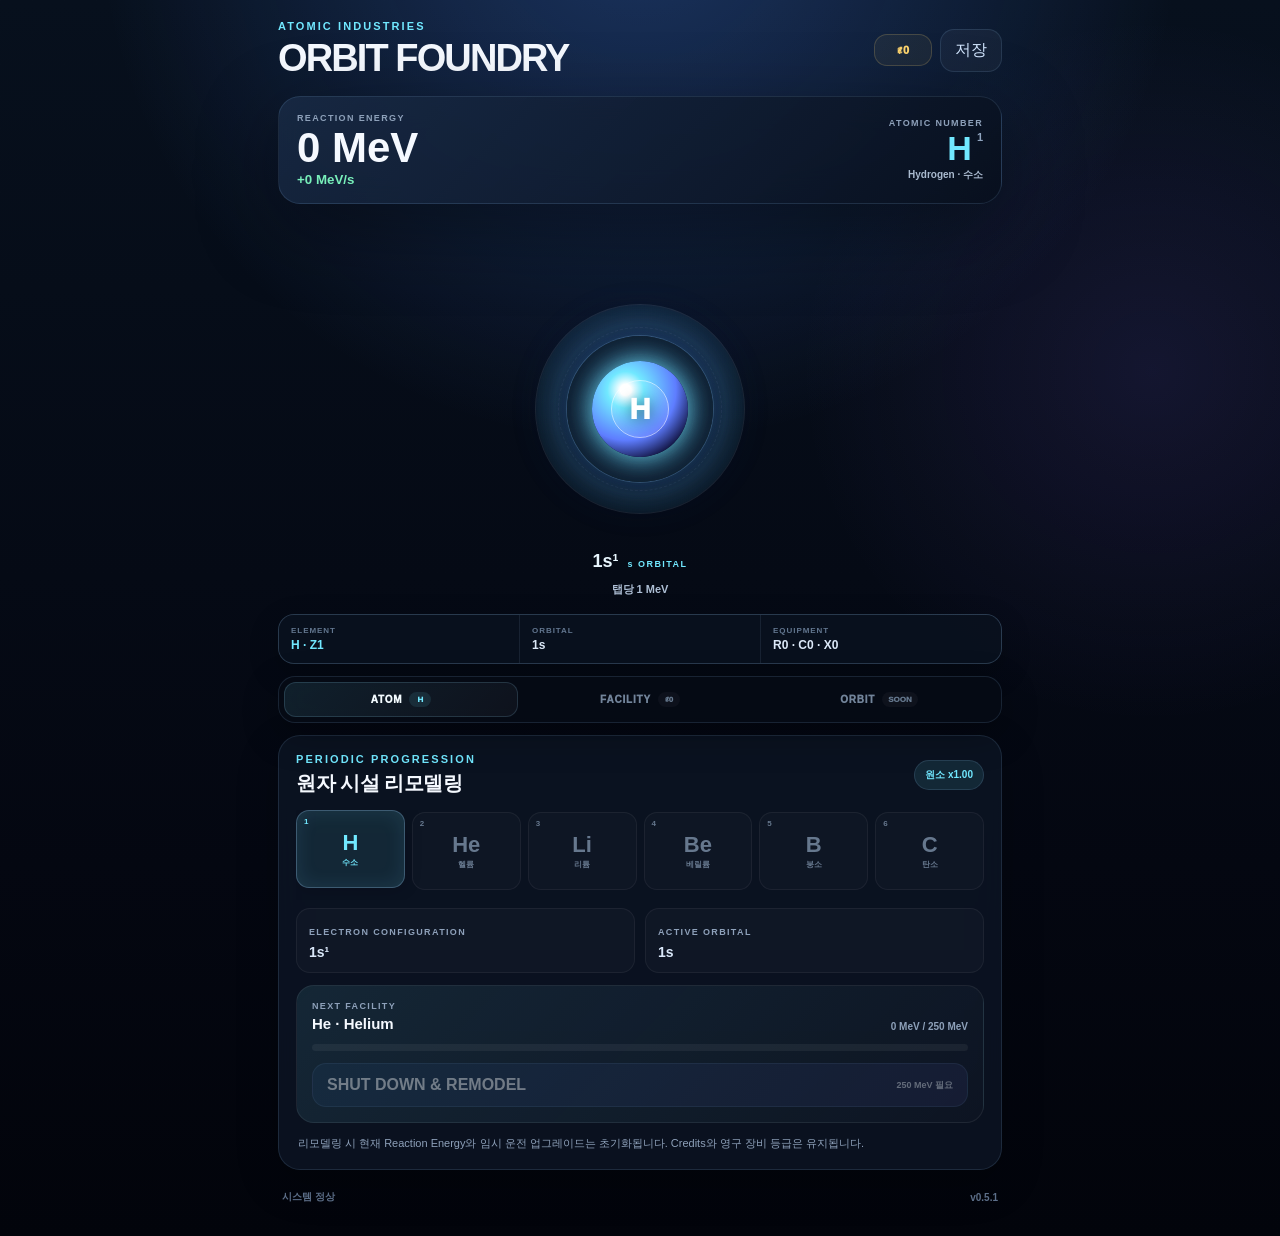
<file: index.html>
<!doctype html>
<html lang="ko">
<head>
  <meta charset="utf-8" />
  <meta name="viewport" content="width=device-width, initial-scale=1, viewport-fit=cover, user-scalable=no" />
  <meta name="theme-color" content="#070b16" />
  <title>Orbit Foundry</title>
  <link rel="stylesheet" href="style.css?v=0.5.1" />
</head>
<body data-atomic="1" data-orbital="1s" data-market="locked">
  <main class="app-shell">
    <header class="topbar">
      <div>
        <p class="eyebrow">ATOMIC INDUSTRIES</p>
        <h1>ORBIT FOUNDRY</h1>
      </div>
      <div class="top-actions">
        <span id="creditsTop" class="credit-chip">₡ 0</span>
        <button id="saveButton" class="ghost-button" type="button">저장</button>
      </div>
    </header>

    <section class="stats-card" aria-label="자원 현황">
      <div class="resource-block">
        <span class="label">REACTION ENERGY</span>
        <strong id="energyValue">0 MeV</strong>
        <small id="perSecondValue">+0 MeV/s</small>
      </div>
      <div class="resource-block compact element-stat">
        <span class="label">ATOMIC NUMBER</span>
        <div class="element-id"><strong id="elementSymbol">H</strong><span id="atomicNumberValue">1</span></div>
        <small id="elementName">Hydrogen · 수소</small>
      </div>
    </section>

    <section class="reactor-section" aria-label="원자 오비탈 반응로">
      <div class="equipment-visual" aria-hidden="true">
        <span class="equipment-ring ring-a"></span>
        <span class="equipment-ring ring-b"></span>
        <span class="equipment-node node-a"></span>
        <span class="equipment-node node-b"></span>
        <span class="equipment-node node-c"></span>
      </div>

      <div class="atom-visual" id="atomVisual" aria-hidden="true">
        <div class="s-cloud s-cloud-2"></div>
        <div class="p-orbital p-x"><i></i><i></i></div>
        <div class="p-orbital p-y"><i></i><i></i></div>
        <div class="s-cloud s-cloud-1"></div>
      </div>

      <button id="reactorButton" class="reactor" type="button" aria-label="원자 반응로 가동">
        <span class="reactor-glow"></span>
        <span class="nucleus-ring"></span>
        <span class="reactor-label" id="reactorSymbol">H</span>
      </button>

      <div class="orbital-caption">
        <strong id="electronConfig">1s¹</strong>
        <span id="orbitalFamily">s ORBITAL</span>
      </div>
      <p id="tapValue" class="tap-value">탭당 +1 MeV</p>
      <div id="floatingLayer" class="floating-layer" aria-hidden="true"></div>
    </section>

    <section class="progress-ribbon" aria-label="현재 성장 계층">
      <div><span>ELEMENT</span><strong id="ribbonElement">H · Z1</strong></div>
      <div><span>ORBITAL</span><strong id="ribbonOrbital">1s</strong></div>
      <div><span>EQUIPMENT</span><strong id="ribbonEquipment">R0 · C0 · X0</strong></div>
    </section>

    <nav class="section-tabs" aria-label="게임 시스템">
      <button class="section-tab active" type="button" data-tab="atom" aria-selected="true">
        <span>ATOM</span><small id="atomTabBadge">H</small>
      </button>
      <button class="section-tab" type="button" data-tab="facility" aria-selected="false">
        <span>FACILITY</span><small id="facilityTabBadge">₡0</small>
      </button>
      <button class="section-tab" type="button" data-tab="orbit" aria-selected="false">
        <span>ORBIT</span><small>SOON</small>
      </button>
    </nav>

    <div class="tab-stack">
      <section class="tab-panel" data-panel="atom">
        <div class="panel atomic-panel">
          <div class="panel-heading">
            <div>
              <p class="eyebrow">PERIODIC PROGRESSION</p>
              <h2>원자 시설 리모델링</h2>
            </div>
            <span id="atomicMultiplier" class="pill">원소 x1.00</span>
          </div>

          <div class="element-strip" id="elementStrip" aria-label="현재 구현 원소">
            <div class="element-cell active" data-element-index="0"><small>1</small><strong>H</strong><span>수소</span></div>
            <div class="element-cell" data-element-index="1"><small>2</small><strong>He</strong><span>헬륨</span></div>
            <div class="element-cell" data-element-index="2"><small>3</small><strong>Li</strong><span>리튬</span></div>
            <div class="element-cell" data-element-index="3"><small>4</small><strong>Be</strong><span>베릴륨</span></div>
            <div class="element-cell" data-element-index="4"><small>5</small><strong>B</strong><span>붕소</span></div>
            <div class="element-cell" data-element-index="5"><small>6</small><strong>C</strong><span>탄소</span></div>
          </div>

          <div class="configuration-card">
            <div>
              <span class="label">ELECTRON CONFIGURATION</span>
              <strong id="configurationDetail">1s¹</strong>
            </div>
            <div>
              <span class="label">ACTIVE ORBITAL</span>
              <strong id="activeOrbital">1s</strong>
            </div>
          </div>

          <div class="synthesis-card">
            <div class="synthesis-copy">
              <span class="label">NEXT FACILITY</span>
              <strong id="nextElementName">He · Helium</strong>
              <small id="synthesisRequirementText">0 / 250 MeV</small>
            </div>
            <div class="synthesis-progress" aria-hidden="true"><span id="synthesisProgressBar"></span></div>
            <button id="synthesizeButton" class="synthesis-button" type="button" disabled>
              <span>SHUT DOWN & REMODEL</span>
              <small id="synthesisButtonHint">250 MeV 필요</small>
            </button>
          </div>

          <p class="remodel-note">리모델링 시 현재 Reaction Energy와 임시 운전 업그레이드는 초기화됩니다. Credits와 영구 장비 등급은 유지됩니다.</p>
        </div>
      </section>

      <section class="tab-panel hidden" data-panel="facility">
        <div class="panel facility-panel">
          <div class="panel-heading">
            <div>
              <p class="eyebrow">ENERGY ROUTING</p>
              <h2>에너지 배분</h2>
            </div>
            <span id="creditsBalance" class="pill credit-pill">₡ 0</span>
          </div>

          <div id="marketLocked" class="market-lock">
            <strong>Li 시설에서 전력 판매망이 해금됩니다.</strong>
            <span>H → He 구간은 장비 운용과 리모델링을 배우는 튜토리얼입니다.</span>
          </div>

          <div id="marketControls" class="market-controls hidden">
            <div class="routing-head">
              <div><span class="label">REMODEL</span><strong id="researchShare">100%</strong></div>
              <div class="routing-center"><span>ENERGY FLOW</span><strong id="sellShareLabel">0% SALE</strong></div>
              <div><span class="label">GRID</span><strong id="gridShare">0%</strong></div>
            </div>
            <input id="sellRatio" class="routing-slider" type="range" min="0" max="80" step="10" value="0" aria-label="전력 판매 비율" />
            <div class="routing-stats">
              <div><span>축적</span><strong id="keptPerSecond">0 MeV/s</strong></div>
              <div><span>판매</span><strong id="soldPerSecond">0 MeV/s</strong></div>
              <div><span>수익</span><strong id="creditsPerSecond">₡ 0/s</strong></div>
            </div>
          </div>
        </div>

        <div class="panel permanent-panel">
          <div class="panel-heading">
            <div>
              <p class="eyebrow">PERMANENT EQUIPMENT</p>
              <h2>영구 장비 등급</h2>
            </div>
            <span class="pill">REMODEL SAFE</span>
          </div>
          <p class="panel-intro">Credits로 업그레이드합니다. 원소 시설을 리모델링해도 장비 등급은 유지됩니다.</p>

          <button id="buyReactorGrade" class="upgrade-card permanent-upgrade" type="button">
            <div class="upgrade-icon">R</div>
            <div class="upgrade-copy"><strong>Reactor Grade <b id="reactorGradeLevel">G0</b></strong><span>모든 수동·자동 Reaction Energy 생산량 증가</span></div>
            <div class="upgrade-price"><span id="reactorGradeBonus">x1.00</span><strong id="reactorGradeCost">₡ 3,000</strong></div>
          </button>

          <button id="buyCollectorGrade" class="upgrade-card permanent-upgrade" type="button">
            <div class="upgrade-icon">C</div>
            <div class="upgrade-copy"><strong>Collector Grade <b id="collectorGradeLevel">G0</b></strong><span>입자 수집기의 자동 생산 효율 증가</span></div>
            <div class="upgrade-price"><span id="collectorGradeBonus">x1.00</span><strong id="collectorGradeCost">₡ 6,000</strong></div>
          </button>

          <button id="buyConverterGrade" class="upgrade-card permanent-upgrade" type="button">
            <div class="upgrade-icon">X</div>
            <div class="upgrade-copy"><strong>Converter Grade <b id="converterGradeLevel">G0</b></strong><span>판매 에너지를 Credits로 변환하는 효율 증가</span></div>
            <div class="upgrade-price"><span id="converterGradeBonus">x1.00</span><strong id="converterGradeCost">₡ 12,000</strong></div>
          </button>
        </div>

        <div class="panel local-panel">
          <div class="panel-heading">
            <div>
              <p class="eyebrow">CURRENT FACILITY</p>
              <h2>임시 운전 설비</h2>
            </div>
            <span id="generatorCount" class="pill">0 units</span>
          </div>
          <p class="panel-intro">현재 원소에 맞춘 운전 세팅입니다. 다음 원소 리모델링 시 초기화됩니다.</p>

          <button id="buyGenerator" class="upgrade-card" type="button">
            <div class="upgrade-icon">P</div>
            <div class="upgrade-copy"><strong>입자 수집기</strong><span>Reaction Energy를 초당 자동 생산합니다.</span></div>
            <div class="upgrade-price"><span id="generatorPower">+1 MeV/s</span><strong id="generatorCost">45 MeV</strong></div>
          </button>

          <button id="buyTapUpgrade" class="upgrade-card" type="button">
            <div class="upgrade-icon">T</div>
            <div class="upgrade-copy"><strong>반응 펄스 조정</strong><span>탭 1회의 기본 반응 에너지 발생량을 증가시킵니다.</span></div>
            <div class="upgrade-price"><span id="tapUpgradePower">+1 MeV</span><strong id="tapUpgradeCost">30 MeV</strong></div>
          </button>

          <button id="buyGeneratorUpgrade" class="upgrade-card" type="button">
            <div class="upgrade-icon">A</div>
            <div class="upgrade-copy"><strong>자동 운전 제어</strong><span>현재 시설의 모든 입자 수집기 생산을 강화합니다.</span></div>
            <div class="upgrade-price"><span id="generatorMultiplier">x1.00</span><strong id="generatorUpgradeCost">250 MeV</strong></div>
          </button>
        </div>
      </section>

      <section class="tab-panel hidden" data-panel="orbit">
        <div class="panel macro-panel">
          <div class="panel-heading">
            <div>
              <p class="eyebrow">MACRO PRESTIGE</p>
              <h2>우주 궤도 이전</h2>
            </div>
            <span class="pill">FUTURE</span>
          </div>
          <div class="prestige-layers" aria-label="장기 성장 계층">
            <div class="prestige-layer complete"><span>01</span><div><strong>Atomic Facilities</strong><small>원소별 장비 리모델링</small></div></div>
            <div class="prestige-link"></div>
            <div class="prestige-layer active"><span>02</span><div><strong>s / p / d / f Orbital</strong><small>전자 구조에 따른 비주얼·시스템 확장</small></div></div>
            <div class="prestige-link"></div>
            <div class="prestige-layer locked"><span>03</span><div><strong>Space Orbit</strong><small>LEO → MEO → GEO → LUNAR</small></div></div>
          </div>
          <div class="orbit-gate">
            <span class="label">CURRENT PROTOTYPE</span>
            <strong>H → C까지만 구현</strong>
            <small>주기율표 진행이 확장된 뒤 상위 우주 궤도 시스템을 다시 연결합니다.</small>
          </div>
        </div>
      </section>
    </div>

    <footer>
      <span id="statusText">시스템 정상</span>
      <span>v0.5.1</span>
    </footer>
  </main>

  <div id="offlineModal" class="modal hidden" role="dialog" aria-modal="true" aria-labelledby="offlineTitle">
    <div class="modal-card">
      <p class="eyebrow">WELCOME BACK</p>
      <h2 id="offlineTitle">오프라인 운전 완료</h2>
      <p id="offlineText">자리를 비운 동안 시설을 운전했습니다.</p>
      <button id="offlineClose" class="primary-button" type="button">확인</button>
    </div>
  </div>

  <div id="synthesisModal" class="modal hidden" role="dialog" aria-modal="true" aria-labelledby="synthesisTitle">
    <div class="modal-card">
      <p class="eyebrow">FACILITY REMODEL</p>
      <h2 id="synthesisTitle">장비 정지 및 리모델링</h2>
      <p id="synthesisModalText">현재 시설을 안전 정지하고 다음 원자에 맞춰 챔버와 운전계를 재구성합니다.</p>
      <div class="atomic-transition">
        <div><span>현재 시설</span><strong id="synthesisFrom">H · Z1</strong></div>
        <span class="transition-arrow">→</span>
        <div><span>다음 시설</span><strong id="synthesisTo">He · Z2</strong></div>
      </div>
      <p id="synthesisBonusText" class="bonus-text">Credits와 영구 장비는 유지됩니다.</p>
      <div class="modal-actions">
        <button id="synthesisCancel" class="secondary-button" type="button">취소</button>
        <button id="synthesisConfirm" class="primary-button no-margin" type="button">정지 후 리모델링</button>
      </div>
    </div>
  </div>

  <div id="discoveryModal" class="modal hidden" role="dialog" aria-modal="true" aria-labelledby="discoveryTitle">
    <div class="modal-card discovery-card">
      <p class="eyebrow">SYSTEM DISCOVERED</p>
      <div id="discoveryGlyph" class="discovery-glyph">2s</div>
      <h2 id="discoveryTitle">새 시스템 해금</h2>
      <p id="discoveryText">새로운 운전 시스템이 열렸습니다.</p>
      <button id="discoveryClose" class="primary-button" type="button">계속</button>
    </div>
  </div>

  <script src="game.js?v=0.5.1"></script>
</body>
</html>
</file>
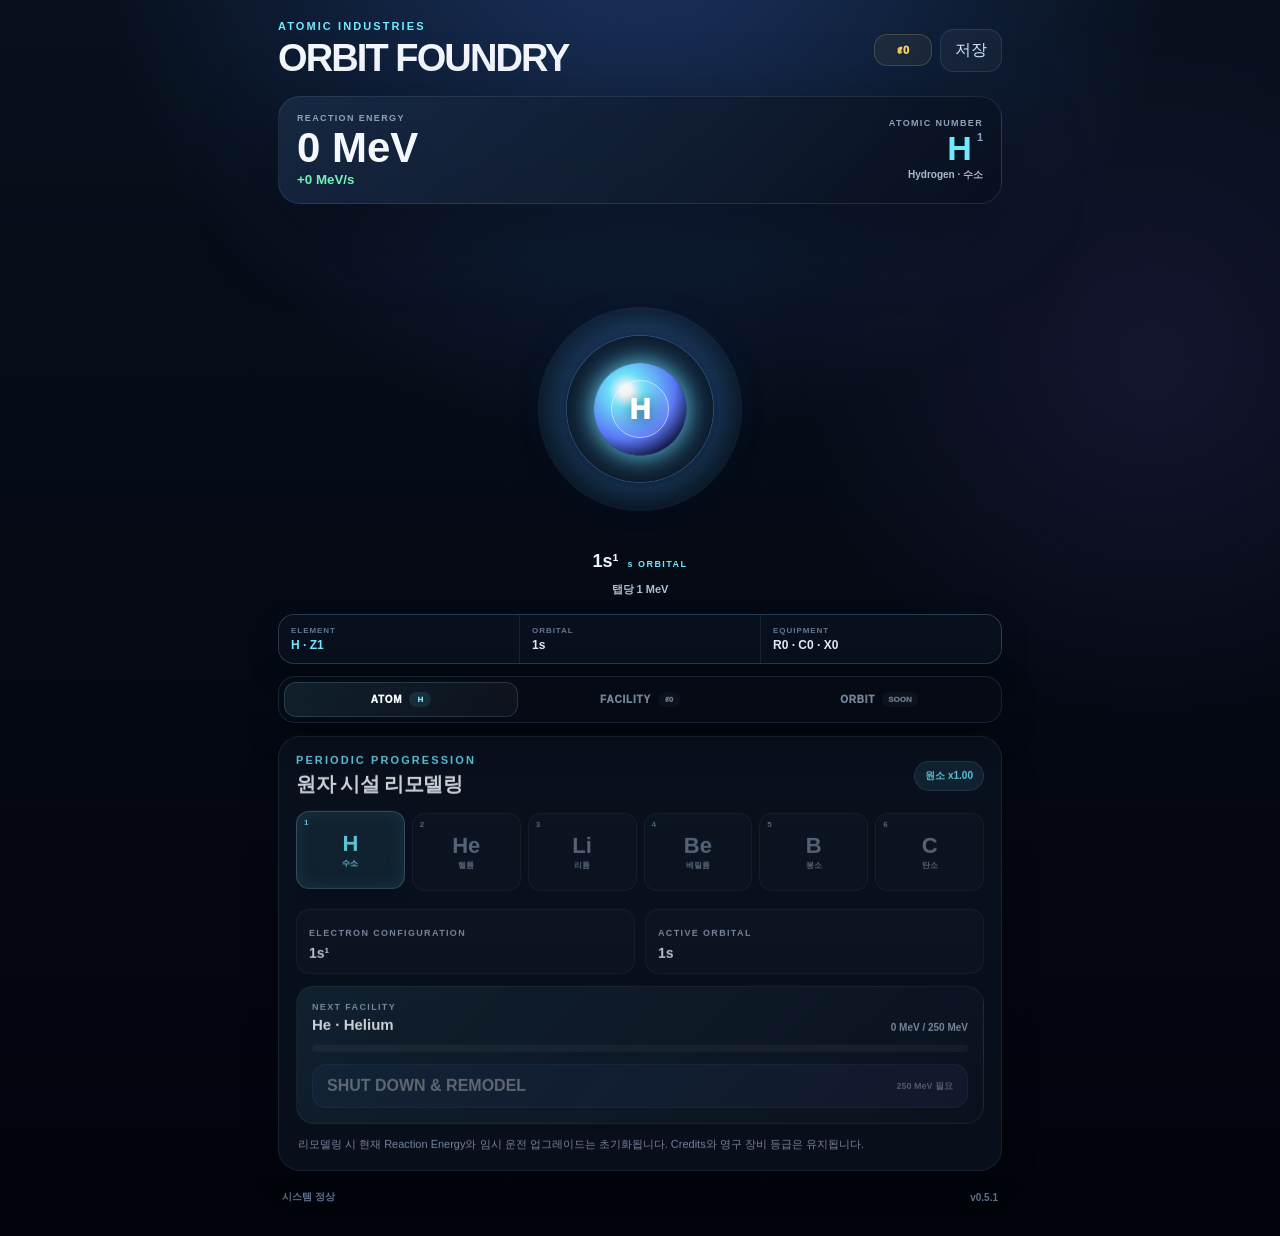
<file: reset.html>
<!doctype html>
<html lang="ko">
<head>
  <meta charset="utf-8" />
  <meta name="viewport" content="width=device-width, initial-scale=1, viewport-fit=cover" />
  <meta name="theme-color" content="#070b16" />
  <title>Orbit Foundry Reset</title>
  <style>
    :root { color-scheme: dark; }
    * { box-sizing: border-box; }
    body {
      margin: 0;
      min-height: 100vh;
      display: grid;
      place-items: center;
      padding: 24px;
      color: #f5f9ff;
      font-family: -apple-system, BlinkMacSystemFont, "Segoe UI", sans-serif;
      background: radial-gradient(circle at 50% 20%, rgba(91,126,255,.22), transparent 26rem), #040711;
    }
    main {
      width: min(100%, 440px);
      padding: 26px;
      border: 1px solid rgba(157,205,255,.16);
      border-radius: 24px;
      background: rgba(12,20,36,.92);
      text-align: center;
    }
    .eyebrow { color: #71e8ff; font-size: 11px; font-weight: 900; letter-spacing: .16em; }
    h1 { margin: 8px 0 12px; font-size: 26px; }
    p { margin: 0; color: #9eb0c7; line-height: 1.55; }
    strong { color: #fff; }
    .done { margin-top: 18px; color: #78efba; font-weight: 800; }
  </style>
</head>
<body>
  <main>
    <div class="eyebrow">LOCAL SAVE RESET</div>
    <h1>Orbit Foundry 초기화</h1>
    <p id="message">이 기기의 로컬 저장 데이터를 초기화하고 있습니다.</p>
    <p class="done" id="status">RESETTING…</p>
  </main>
  <script>
    (() => {
      try {
        localStorage.removeItem("orbit-foundry-save-v1");
        const extraKeys = [];
        for (let i = 0; i < localStorage.length; i += 1) {
          const key = localStorage.key(i);
          if (key && key.startsWith("orbit-foundry-save-") && key !== "orbit-foundry-save-v1") extraKeys.push(key);
        }
        extraKeys.forEach((key) => localStorage.removeItem(key));
        document.getElementById("status").textContent = "RESET COMPLETE";
        document.getElementById("message").innerHTML = "저장 데이터가 삭제되었습니다. <strong>수소부터 새 게임으로 시작합니다.</strong>";
      } catch (error) {
        document.getElementById("status").textContent = "RESET FAILED";
        document.getElementById("message").textContent = "브라우저 저장소를 초기화하지 못했습니다.";
        return;
      }
      window.setTimeout(() => {
        window.location.replace("./?fresh=1");
      }, 900);
    })();
  </script>
</body>
</html>
</file>
<file: style.css>
:root {
  color-scheme: dark;
  --bg: #040711;
  --panel: rgba(12, 20, 36, 0.86);
  --panel-strong: rgba(16, 27, 47, 0.97);
  --line: rgba(157, 205, 255, 0.13);
  --text: #f5f9ff;
  --muted: #8ea1ba;
  --accent: #71e8ff;
  --accent2: #5e7dff;
  --accent-soft: rgba(113, 232, 255, 0.10);
  --accent-glow: rgba(74, 137, 255, 0.30);
  --green: #78efba;
  --gold: #ffd66e;
  --shadow: 0 24px 80px rgba(0, 0, 0, 0.38);
}

* { box-sizing: border-box; -webkit-tap-highlight-color: transparent; }
html { min-height: 100%; background: var(--bg); }
body {
  margin: 0;
  min-height: 100dvh;
  color: var(--text);
  font-family: Inter, ui-sans-serif, -apple-system, BlinkMacSystemFont, "Segoe UI", sans-serif;
  background:
    radial-gradient(circle at 50% -8%, var(--accent-glow), transparent 34rem),
    radial-gradient(circle at 90% 30%, rgba(146, 104, 255, 0.10), transparent 22rem),
    linear-gradient(180deg, #07101d 0%, #040711 70%, #02040b 100%);
  overscroll-behavior: none;
  transition: background 450ms ease;
}
body[data-atomic="2"] { --accent: #b9a6ff; --accent2: #7a65ff; --accent-soft: rgba(185,166,255,.11); --accent-glow: rgba(123,99,255,.27); }
body[data-atomic="3"] { --accent: #ff6f6f; --accent2: #d43c58; --accent-soft: rgba(255,111,111,.10); --accent-glow: rgba(255,74,91,.23); }
body[data-atomic="4"] { --accent: #f1e4c0; --accent2: #c6b37e; --accent-soft: rgba(241,228,192,.10); --accent-glow: rgba(214,190,126,.20); }
body[data-atomic="5"] { --accent: #8cf0c1; --accent2: #43bca0; --accent-soft: rgba(140,240,193,.10); --accent-glow: rgba(67,188,160,.24); }
body[data-atomic="6"] { --accent: #e9f4ff; --accent2: #8ab4ff; --accent-soft: rgba(233,244,255,.09); --accent-glow: rgba(105,154,255,.28); }
body::before {
  content: "";
  position: fixed;
  inset: 0;
  pointer-events: none;
  opacity: .24;
  background-image:
    linear-gradient(rgba(255,255,255,.022) 1px, transparent 1px),
    linear-gradient(90deg, rgba(255,255,255,.022) 1px, transparent 1px);
  background-size: 32px 32px;
  mask-image: linear-gradient(to bottom, black, transparent 82%);
}

button,input { font: inherit; }
button { color: inherit; touch-action: manipulation; user-select: none; -webkit-user-select: none; }
h1,h2,p { margin: 0; }
h1 { font-size: clamp(24px, 6vw, 38px); letter-spacing: -.05em; }
h2 { font-size: 20px; letter-spacing: -.025em; }

.app-shell { width: min(100%, 760px); margin: 0 auto; padding: max(20px, env(safe-area-inset-top)) 18px max(28px, env(safe-area-inset-bottom)); }
.topbar,.panel-heading,.stats-card,footer { display: flex; align-items: center; justify-content: space-between; gap: 16px; }
.topbar { margin-bottom: 16px; }
.top-actions { display: flex; align-items: center; gap: 8px; }
.eyebrow { margin-bottom: 5px; color: var(--accent); font-size: 11px; font-weight: 900; letter-spacing: .19em; }
.label { color: var(--muted); font-size: 9px; font-weight: 900; letter-spacing: .15em; }

.ghost-button,.primary-button,.secondary-button,.synthesis-button {
  border: 1px solid var(--line);
  border-radius: 14px;
  cursor: pointer;
}
.ghost-button { padding: 10px 14px; color: #d2e6ff; background: rgba(255,255,255,.04); }
.credit-chip { min-width: 58px; padding: 9px 11px; border: 1px solid rgba(255,214,110,.19); border-radius: 13px; color: var(--gold); background: rgba(255,214,110,.055); text-align: center; font-size: 11px; font-weight: 950; }
.ghost-button:active,.primary-button:active,.secondary-button:active,.synthesis-button:active,.upgrade-card:active,.section-tab:active { transform: translateY(1px) scale(.99); }

.stats-card {
  padding: 16px 18px;
  border: 1px solid var(--line);
  border-radius: 22px;
  background: linear-gradient(135deg, rgba(25, 43, 70, .82), rgba(8, 15, 29, .88));
  box-shadow: var(--shadow);
  backdrop-filter: blur(18px);
  -webkit-backdrop-filter: blur(18px);
}
.resource-block { display: flex; flex-direction: column; gap: 3px; min-width: 0; }
.resource-block.compact { text-align: right; align-items: flex-end; }
.resource-block > strong { overflow: hidden; font-size: clamp(25px, 6.5vw, 42px); line-height: 1.03; text-overflow: ellipsis; }
.resource-block small { color: var(--green); font-weight: 800; }
.element-id { display: flex; align-items: flex-start; justify-content: flex-end; gap: 5px; }
.element-id strong { color: var(--accent); font-size: 34px; line-height: 1; }
.element-id span { color: #8fa4bf; font-size: 11px; font-weight: 900; }
.element-stat small { color: #aabbd0; font-size: 10px; }

.reactor-section {
  position: relative;
  height: clamp(320px, 55vw, 410px);
  display: grid;
  place-items: center;
  overflow: hidden;
}
.atom-visual,.equipment-visual { position: absolute; width: 350px; height: 350px; display: grid; place-items: center; pointer-events: none; }
.equipment-visual { z-index: 2; }
.equipment-ring { position: absolute; border-radius: 50%; opacity: 0; transition: opacity .4s ease, transform .4s ease; }
.ring-a { width: 286px; height: 286px; border: 1px solid rgba(255,255,255,.09); border-top-color: var(--accent); border-bottom-color: var(--accent); animation: spin 18s linear infinite; }
.ring-b { width: 316px; height: 316px; border: 1px dashed rgba(255,214,110,.25); animation: spinReverse 28s linear infinite; }
.equipment-node { position: absolute; width: 12px; height: 12px; border-radius: 4px; opacity: 0; background: var(--green); box-shadow: 0 0 14px rgba(120,239,186,.55); transition: opacity .35s ease; }
.node-a { transform: translate(145px,-18px); }
.node-b { transform: translate(-122px,-83px); }
.node-c { transform: translate(-39px,142px); }
.has-reactor-grade .ring-a { opacity: .7; }
.has-collector-grade .equipment-node { opacity: .78; }
.has-converter-grade .ring-b { opacity: .65; }
.grade-high .ring-a { box-shadow: 0 0 28px var(--accent-glow); }
.grade-high .equipment-node { width: 15px; height: 15px; }

.s-cloud {
  position: absolute;
  border-radius: 50%;
  border: 1px solid rgba(255,255,255,.08);
  background: radial-gradient(circle, transparent 34%, var(--accent-soft) 58%, transparent 74%);
  box-shadow: inset 0 0 36px var(--accent-soft), 0 0 25px rgba(0,0,0,.2);
  transition: opacity .5s ease, transform .5s ease;
}
.s-cloud::before,.s-cloud::after { content: ""; position: absolute; border-radius: 50%; border: 1px dashed rgba(255,255,255,.055); }
.s-cloud-1 { width: 210px; height: 210px; animation: cloudPulse 3.2s ease-in-out infinite; }
.s-cloud-1::before { inset: 22px; }
.s-cloud-1::after { inset: 49px; }
.s-cloud-2 { width: 328px; height: 328px; opacity: 0; transform: scale(.8); background: radial-gradient(circle, transparent 47%, var(--accent-soft) 63%, transparent 77%); animation: cloudPulseWide 4.5s ease-in-out infinite; }
.s-cloud-2::before { inset: 29px; }
.s-cloud-2::after { inset: 78px; }
body[data-orbital="2s"] .s-cloud-2, body[data-orbital="2p"] .s-cloud-2 { opacity: .92; transform: scale(1); }

.p-orbital { position: absolute; inset: 0; opacity: 0; transform: scale(.65); transition: opacity .55s ease, transform .55s ease; }
.p-orbital i { position: absolute; top: 50%; width: 128px; height: 76px; margin-top: -38px; border: 1px solid rgba(160,220,255,.34); background: radial-gradient(ellipse at center, var(--accent-soft), rgba(93,125,255,.12) 52%, transparent 74%); box-shadow: inset 0 0 35px var(--accent-soft), 0 0 28px var(--accent-glow); }
.p-orbital i:first-child { left: 22px; border-radius: 70% 18% 18% 70% / 50%; transform-origin: right center; }
.p-orbital i:last-child { right: 22px; border-radius: 18% 70% 70% 18% / 50%; transform-origin: left center; }
.p-x { animation: orbitalBreath 3.1s ease-in-out infinite; }
.p-y { transform: rotate(90deg) scale(.65); animation: orbitalBreathY 3.6s ease-in-out infinite; }
body[data-orbital="2p"] .p-x { opacity: .95; transform: scale(1); }
body[data-atomic="6"] .p-y { opacity: .72; transform: rotate(90deg) scale(.88); }

.reactor { position: relative; z-index: 5; width: 146px; height: 146px; display: grid; place-items: center; border: 0; border-radius: 50%; cursor: pointer; background: radial-gradient(circle, var(--accent-soft), rgba(7,14,28,.97) 70%); box-shadow: 0 0 0 1px rgba(153,213,255,.20), 0 0 52px var(--accent-glow), inset 0 0 34px var(--accent-soft); transition: transform 80ms ease, filter 120ms ease; }
.reactor:active,.reactor.pressed { transform: scale(.95); filter: brightness(1.28); }
.reactor-glow { position: absolute; inset: 25px; border-radius: 50%; background: radial-gradient(circle at 35% 30%, #fff 0 6%, var(--accent) 20%, var(--accent2) 55%, #161a4d 78%); box-shadow: 0 0 28px var(--accent), 0 0 65px var(--accent-glow); animation: nucleusPulse 2.1s ease-in-out infinite; }
.nucleus-ring { position: absolute; inset: 44px; border: 1px solid rgba(255,255,255,.55); border-radius: 50%; box-shadow: inset 0 0 17px rgba(255,255,255,.18); }
.reactor-label { position: relative; z-index: 3; color: white; font-size: 29px; font-weight: 950; text-shadow: 0 2px 14px rgba(0,0,0,.48); }
.orbital-caption { position: absolute; bottom: 42px; display: flex; align-items: baseline; gap: 9px; }
.orbital-caption strong { color: #e9f7ff; font-size: 18px; }
.orbital-caption span { color: var(--accent); font-size: 9px; font-weight: 900; letter-spacing: .16em; }
.tap-value { position: absolute; bottom: 17px; color: #aebfd5; font-size: 11px; font-weight: 800; }
.floating-layer { position: absolute; inset: 0; overflow: hidden; pointer-events: none; z-index: 10; }
.float-number { position: absolute; transform: translate(-50%,-50%); color: #effdff; font-weight: 900; text-shadow: 0 0 13px var(--accent); animation: floatUp 700ms ease-out forwards; }

.progress-ribbon { display: grid; grid-template-columns: repeat(3, 1fr); gap: 1px; overflow: hidden; border: 1px solid var(--line); border-radius: 16px; background: var(--line); box-shadow: 0 10px 32px rgba(0,0,0,.16); }
.progress-ribbon > div { padding: 11px 12px; display: flex; flex-direction: column; gap: 3px; background: rgba(8,15,28,.94); }
.progress-ribbon span { color: #62768f; font-size: 8px; font-weight: 900; letter-spacing: .12em; }
.progress-ribbon strong { color: #dce9f8; font-size: 12px; white-space: nowrap; }
.progress-ribbon > div:first-child strong { color: var(--accent); }

.section-tabs { position: sticky; top: max(8px, env(safe-area-inset-top)); z-index: 30; display: grid; grid-template-columns: repeat(3, 1fr); gap: 5px; margin-top: 12px; padding: 5px; border: 1px solid var(--line); border-radius: 17px; background: rgba(6,11,21,.86); box-shadow: 0 12px 36px rgba(0,0,0,.28); backdrop-filter: blur(18px); -webkit-backdrop-filter: blur(18px); }
.section-tab { min-width: 0; display: flex; align-items: center; justify-content: center; gap: 7px; padding: 10px 8px; border: 0; border-radius: 12px; color: #72849a; background: transparent; cursor: pointer; font-size: 10px; font-weight: 950; letter-spacing: .08em; transition: background 150ms ease, color 150ms ease, transform 100ms ease; }
.section-tab small { min-width: 22px; padding: 3px 6px; border-radius: 999px; color: #66798f; background: rgba(255,255,255,.035); font-size: 8px; letter-spacing: 0; }
.section-tab.active { color: #f3fbff; background: linear-gradient(135deg, var(--accent-soft), rgba(255,255,255,.035)); box-shadow: inset 0 0 0 1px rgba(150,220,255,.16); }
.section-tab.active small { color: var(--accent); background: var(--accent-soft); }

.tab-stack { min-height: 330px; }
.tab-panel.hidden,.hidden { display: none !important; }
.tab-panel { animation: panelIn 180ms ease-out; }
.panel { margin-top: 12px; padding: 17px; border: 1px solid var(--line); border-radius: 22px; background: var(--panel); box-shadow: 0 14px 44px rgba(0,0,0,.20); backdrop-filter: blur(14px); -webkit-backdrop-filter: blur(14px); }
.panel-heading { margin-bottom: 13px; }
.panel-intro,.macro-copy,.remodel-note { color: var(--muted); font-size: 11px; line-height: 1.55; }
.remodel-note { margin: 12px 2px 0; }
.pill { padding: 7px 10px; border: 1px solid rgba(155,211,255,.14); border-radius: 999px; color: var(--accent); background: var(--accent-soft); font-size: 10px; font-weight: 900; white-space: nowrap; }
.credit-pill { color: var(--gold); border-color: rgba(255,214,110,.18); background: rgba(255,214,110,.055); }

.element-strip { display: grid; grid-template-columns: repeat(6, minmax(64px,1fr)); gap: 7px; overflow-x: auto; padding: 2px 0 10px; scrollbar-width: none; }
.element-strip::-webkit-scrollbar { display: none; }
.element-cell { min-width: 64px; height: 78px; position: relative; display: flex; flex-direction: column; align-items: center; justify-content: center; gap: 1px; border: 1px solid rgba(255,255,255,.055); border-radius: 13px; color: #66788e; background: rgba(255,255,255,.018); transition: .25s ease; }
.element-cell small { position: absolute; top: 6px; left: 7px; font-size: 8px; font-weight: 900; }
.element-cell strong { font-size: 22px; }
.element-cell span { font-size: 8px; font-weight: 800; }
.element-cell.complete { color: #aebdd0; border-color: rgba(155,211,255,.10); background: rgba(255,255,255,.03); }
.element-cell.active { color: var(--accent); border-color: rgba(155,211,255,.30); background: var(--accent-soft); box-shadow: inset 0 0 20px var(--accent-soft), 0 0 18px rgba(0,0,0,.16); transform: translateY(-2px); }

.configuration-card { display: grid; grid-template-columns: 1fr 1fr; gap: 10px; margin: 8px 0 12px; }
.configuration-card > div { padding: 12px; border: 1px solid rgba(255,255,255,.055); border-radius: 14px; background: rgba(255,255,255,.022); }
.configuration-card strong { display: block; margin-top: 5px; font-size: 14px; color: #dae8fa; }
.synthesis-card { padding: 15px; border: 1px solid rgba(255,255,255,.065); border-radius: 18px; background: linear-gradient(135deg, var(--accent-soft), rgba(255,255,255,.014)); }
.synthesis-copy { display: grid; grid-template-columns: 1fr auto; align-items: end; gap: 4px 14px; }
.synthesis-copy .label { grid-column: 1 / -1; }
.synthesis-copy strong { font-size: 15px; }
.synthesis-copy small { color: var(--muted); font-size: 10px; font-weight: 800; }
.synthesis-progress { height: 7px; margin: 12px 0; overflow: hidden; border-radius: 999px; background: rgba(255,255,255,.055); }
.synthesis-progress span { display: block; width: 0; height: 100%; border-radius: inherit; background: linear-gradient(90deg,var(--accent),var(--accent2)); box-shadow: 0 0 16px var(--accent); transition: width 230ms ease; }
.synthesis-button { width: 100%; padding: 12px 14px; display: flex; align-items: center; justify-content: space-between; gap: 10px; border-color: rgba(151,206,255,.18); background: linear-gradient(135deg, rgba(26,52,79,.95), rgba(35,40,77,.9)); font-weight: 900; }
.synthesis-button small { color: #d7e0ee; font-size: 9px; font-weight: 800; }
.synthesis-button:disabled { opacity: .42; cursor: default; }

.market-lock { padding: 16px; border: 1px solid rgba(255,255,255,.065); border-radius: 17px; background: rgba(255,255,255,.022); }
.market-lock strong,.market-lock span { display: block; }
.market-lock strong { font-size: 13px; }
.market-lock span { margin-top: 6px; color: var(--muted); font-size: 10px; line-height: 1.5; }
.market-controls { padding: 15px; border: 1px solid rgba(255,214,110,.10); border-radius: 18px; background: linear-gradient(135deg, rgba(255,214,110,.045), rgba(255,255,255,.015)); }
.routing-head { display: grid; grid-template-columns: 1fr 1.1fr 1fr; align-items: end; gap: 8px; }
.routing-head > div { min-width: 0; }
.routing-head > div:last-child { text-align: right; }
.routing-head strong { display: block; margin-top: 4px; font-size: 14px; }
.routing-center { text-align: center; }
.routing-center span { color: #71849b; font-size: 8px; font-weight: 950; letter-spacing: .12em; }
.routing-center strong { color: var(--gold); font-size: 11px; }
.routing-slider { width: 100%; height: 32px; margin: 10px 0 8px; accent-color: #ffd66e; touch-action: pan-y; }
.routing-stats { display: grid; grid-template-columns: repeat(3,1fr); gap: 6px; }
.routing-stats > div { padding: 9px 8px; border: 1px solid rgba(255,255,255,.045); border-radius: 11px; background: rgba(255,255,255,.018); text-align: center; }
.routing-stats span,.routing-stats strong { display: block; }
.routing-stats span { color: var(--muted); font-size: 8px; }
.routing-stats strong { margin-top: 4px; font-size: 10px; }
.routing-stats > div:last-child strong { color: var(--gold); }

.upgrade-card { width: 100%; min-height: 82px; display: grid; grid-template-columns: 46px 1fr auto; align-items: center; gap: 12px; margin-top: 10px; padding: 12px; text-align: left; border: 1px solid rgba(255,255,255,.065); border-radius: 17px; cursor: pointer; background: linear-gradient(135deg, rgba(255,255,255,.043), rgba(255,255,255,.015)); transition: transform 100ms ease, border-color 120ms ease, background 120ms ease, opacity 120ms ease; }
.upgrade-card:disabled { opacity: .46; cursor: default; }
.upgrade-icon { width: 46px; height: 46px; display: grid; place-items: center; border: 1px solid rgba(150,220,255,.20); border-radius: 14px; color: var(--accent); background: var(--accent-soft); font-weight: 950; }
.upgrade-copy { min-width: 0; display: flex; flex-direction: column; gap: 4px; }
.upgrade-copy strong { font-size: 14px; }
.upgrade-copy strong b { margin-left: 5px; color: #71849b; font-size: 9px; }
.upgrade-copy span { color: var(--muted); font-size: 10px; line-height: 1.42; }
.upgrade-price { display: flex; flex-direction: column; align-items: flex-end; gap: 4px; white-space: nowrap; }
.upgrade-price span { color: var(--green); font-size: 10px; font-weight: 900; }
.upgrade-price strong { font-size: 14px; }
.permanent-upgrade { border-color: rgba(255,214,110,.07); }
.permanent-upgrade .upgrade-icon { color: var(--gold); border-color: rgba(255,214,110,.18); background: rgba(255,214,110,.055); }
.permanent-upgrade .upgrade-price strong { color: var(--gold); }

.prestige-layers { display: grid; grid-template-columns: 1fr; margin: 6px 0 16px; }
.prestige-layer { display: grid; grid-template-columns: 38px 1fr; align-items: center; gap: 12px; padding: 13px 14px; border: 1px solid rgba(255,255,255,.055); border-radius: 15px; background: rgba(255,255,255,.02); }
.prestige-layer > span { width: 32px; height: 32px; display: grid; place-items: center; border-radius: 10px; color: #71839a; background: rgba(255,255,255,.035); font-size: 9px; font-weight: 950; }
.prestige-layer div { display: flex; flex-direction: column; gap: 3px; }
.prestige-layer strong { font-size: 13px; }
.prestige-layer small { color: var(--muted); font-size: 9px; }
.prestige-layer.complete > span { color: var(--green); }
.prestige-layer.active { border-color: rgba(150,220,255,.16); background: var(--accent-soft); }
.prestige-layer.active > span { color: var(--accent); background: var(--accent-soft); }
.prestige-layer.locked { opacity: .48; }
.prestige-link { width: 1px; height: 12px; margin-left: 30px; background: linear-gradient(to bottom, rgba(255,255,255,.16), rgba(255,255,255,.035)); }
.orbit-gate { padding: 14px; border: 1px solid rgba(255,255,255,.06); border-radius: 16px; background: rgba(255,255,255,.02); }
.orbit-gate strong,.orbit-gate small { display: block; }
.orbit-gate strong { margin-top: 5px; font-size: 14px; }
.orbit-gate small { margin-top: 4px; color: var(--muted); font-size: 10px; }

footer { padding: 20px 4px 4px; color: #60738e; font-size: 10px; font-weight: 800; }
.modal { position: fixed; inset: 0; z-index: 80; display: grid; place-items: center; padding: 22px; background: rgba(2,5,12,.74); backdrop-filter: blur(14px); -webkit-backdrop-filter: blur(14px); }
.modal.hidden { display: none; }
.modal-card { width: min(100%,430px); padding: 24px; border: 1px solid var(--line); border-radius: 24px; background: var(--panel-strong); box-shadow: var(--shadow); }
.modal-card h2 { margin-bottom: 10px; }
.modal-card > p:not(.eyebrow):not(.bonus-text) { color: var(--muted); line-height: 1.55; }
.primary-button,.secondary-button { width: 100%; padding: 13px 16px; font-weight: 900; }
.primary-button { margin-top: 20px; border-color: rgba(140,200,255,.28); background: linear-gradient(135deg, rgba(83,136,255,.88), rgba(91,71,220,.92)); }
.secondary-button { border-color: rgba(255,255,255,.09); background: rgba(255,255,255,.04); color: #c5d0df; }
.no-margin { margin-top: 0; }
.modal-actions { display: grid; grid-template-columns: 1fr 1fr; gap: 10px; margin-top: 18px; }
.atomic-transition { display: grid; grid-template-columns: 1fr auto 1fr; align-items: center; gap: 14px; margin-top: 20px; padding: 15px; border: 1px solid rgba(255,255,255,.07); border-radius: 16px; background: rgba(255,255,255,.025); }
.atomic-transition div { display: flex; flex-direction: column; gap: 3px; }
.atomic-transition div:last-child { text-align: right; }
.atomic-transition span { color: var(--muted); font-size: 10px; font-weight: 800; }
.atomic-transition strong { font-size: 18px; }
.transition-arrow { color: var(--accent) !important; font-size: 20px !important; }
.bonus-text { margin-top: 12px; color: var(--green); font-size: 11px; font-weight: 900; }
.discovery-card { text-align: center; }
.discovery-glyph { width: 94px; height: 94px; display: grid; place-items: center; margin: 4px auto 18px; border: 1px solid rgba(150,220,255,.28); border-radius: 50%; color: var(--accent); background: radial-gradient(circle,var(--accent-soft),rgba(255,255,255,.02)); box-shadow: 0 0 36px var(--accent-glow); font-size: 28px; font-weight: 950; }

@keyframes spin { to { transform: rotate(360deg); } }
@keyframes spinReverse { to { transform: rotate(-360deg); } }
@keyframes cloudPulse { 0%,100% { transform: scale(.97); opacity:.86; } 50% { transform: scale(1.03); opacity:1; } }
@keyframes cloudPulseWide { 0%,100% { filter:brightness(.9); } 50% { filter:brightness(1.15); } }
@keyframes nucleusPulse { 0%,100% { transform:scale(.96); filter:brightness(.96); } 50% { transform:scale(1.04); filter:brightness(1.13); } }
@keyframes orbitalBreath { 0%,100% { filter:brightness(.88); } 50% { filter:brightness(1.16); } }
@keyframes orbitalBreathY { 0%,100% { filter:brightness(.82); } 50% { filter:brightness(1.08); } }
@keyframes floatUp { 0% { opacity:0; transform:translate(-50%,-20%) scale(.82); } 18% { opacity:1; } 100% { opacity:0; transform:translate(-50%,-145%) scale(1.08); } }
@keyframes panelIn { from { opacity:0; transform:translateY(5px); } to { opacity:1; transform:translateY(0); } }

@media (max-width: 520px) {
  .app-shell { padding-left: 13px; padding-right: 13px; }
  .topbar { align-items: flex-start; }
  .top-actions { gap: 6px; }
  .credit-chip { min-width: 50px; padding: 9px 8px; }
  .stats-card,.panel { border-radius: 19px; }
  .resource-block > strong { font-size: 25px; }
  .reactor-section { height: 315px; }
  .atom-visual,.equipment-visual { transform: scale(.88); }
  .reactor { width: 138px; height: 138px; }
  .progress-ribbon > div { padding: 10px 8px; }
  .progress-ribbon strong { font-size: 10px; }
  .section-tab { gap: 5px; font-size: 9px; }
  .section-tab small { min-width: 20px; padding: 3px 5px; }
  .element-strip { grid-template-columns: repeat(6,64px); }
  .upgrade-card { grid-template-columns: 42px 1fr auto; gap: 9px; padding: 10px; }
  .upgrade-icon { width: 42px; height: 42px; }
  .upgrade-copy strong { font-size: 12px; }
  .upgrade-copy span { font-size: 9px; }
  .upgrade-price strong { font-size: 12px; }
  .routing-stats strong { font-size: 9px; }
}

@media (hover:hover) and (pointer:fine) {
  .upgrade-card:hover { border-color: rgba(150,220,255,.18); background: linear-gradient(135deg,var(--accent-soft),rgba(255,255,255,.02)); }
}

@media (prefers-reduced-motion: reduce) {
  *,*::before,*::after { animation-duration:.001ms !important; animation-iteration-count:1 !important; scroll-behavior:auto !important; }
}
</file>
